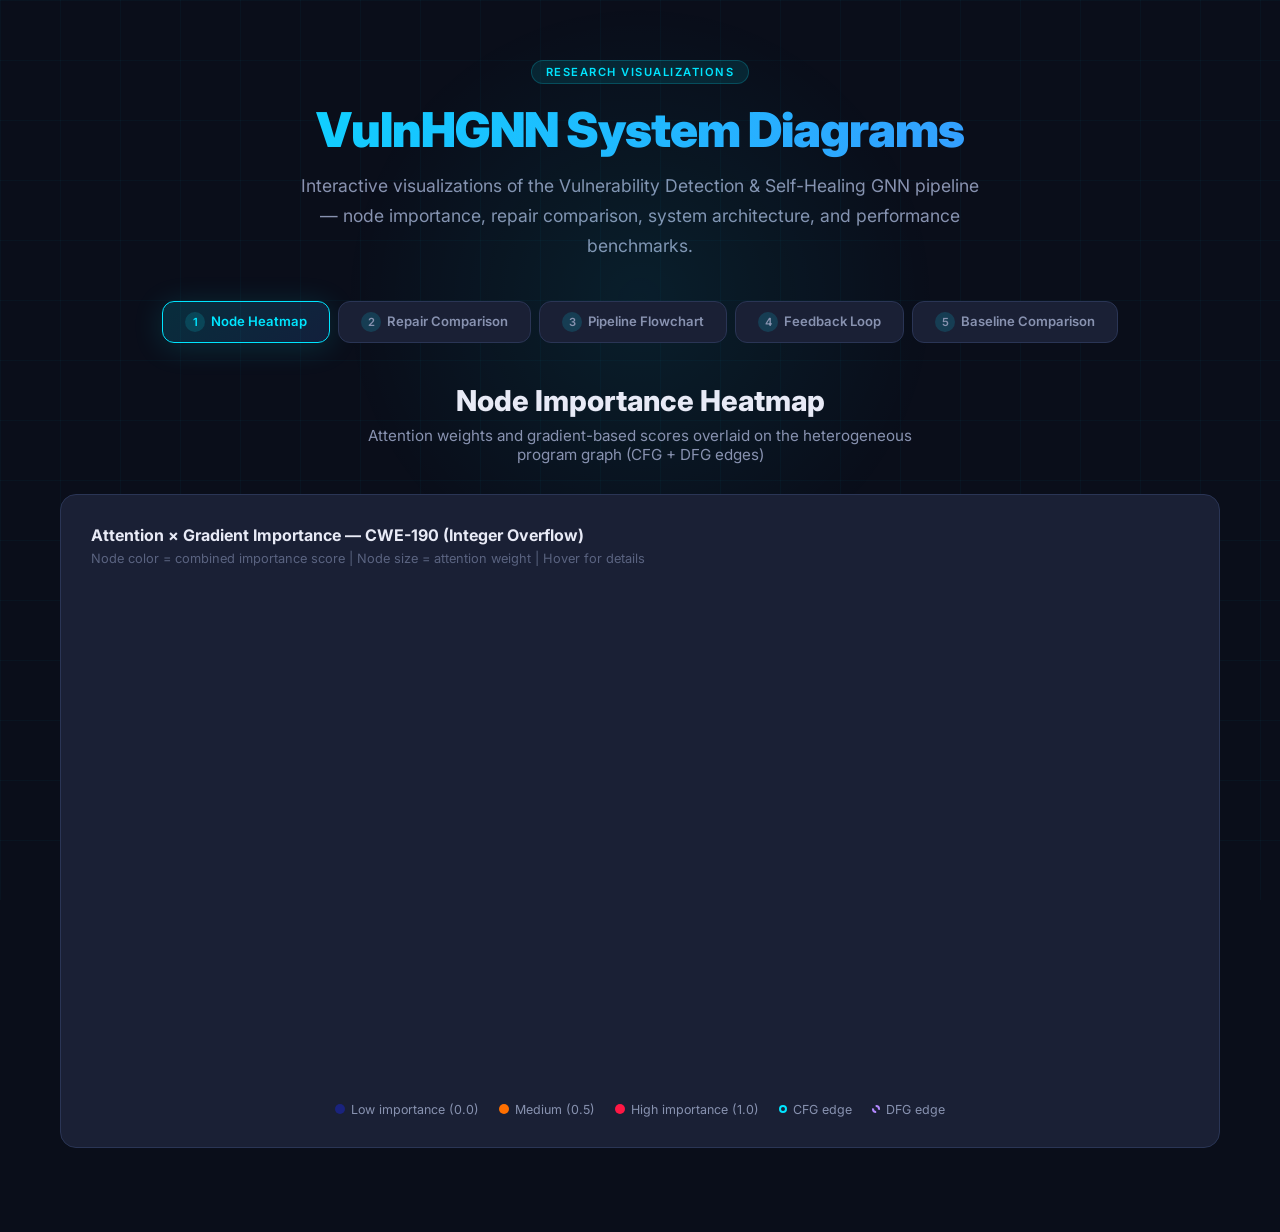
<file: docs/visualizations.html>
<!DOCTYPE html>
<html lang="en">
<head>
    <meta charset="UTF-8">
    <meta name="viewport" content="width=device-width, initial-scale=1.0">
    <title>VulnHGNN — System Visualizations</title>
    <script src="https://d3js.org/d3.v7.min.js"></script>
    <link href="https://fonts.googleapis.com/css2?family=Inter:wght@300;400;500;600;700;800;900&family=JetBrains+Mono:wght@400;500;600&display=swap" rel="stylesheet">
    <style>
        :root {
            --bg-primary: #0a0e1a;
            --bg-secondary: #111827;
            --bg-card: #1a2035;
            --bg-card-hover: #1f2a45;
            --border: #2a3555;
            --text-primary: #e8eaf6;
            --text-secondary: #8892b0;
            --text-muted: #5a6380;
            --accent-cyan: #00e5ff;
            --accent-blue: #448aff;
            --accent-purple: #b388ff;
            --accent-pink: #ff80ab;
            --accent-green: #69f0ae;
            --accent-orange: #ffab40;
            --accent-red: #ff5252;
            --accent-yellow: #ffd740;
            --glow-cyan: rgba(0, 229, 255, 0.15);
            --glow-blue: rgba(68, 138, 255, 0.15);
            --gradient-1: linear-gradient(135deg, #00e5ff, #448aff);
            --gradient-2: linear-gradient(135deg, #b388ff, #ff80ab);
            --gradient-3: linear-gradient(135deg, #69f0ae, #00e5ff);
        }

        * { margin: 0; padding: 0; box-sizing: border-box; }

        body {
            font-family: 'Inter', -apple-system, sans-serif;
            background: var(--bg-primary);
            color: var(--text-primary);
            min-height: 100vh;
            overflow-x: hidden;
        }

        /* Animated background grid */
        body::before {
            content: '';
            position: fixed;
            top: 0; left: 0; right: 0; bottom: 0;
            background-image:
                linear-gradient(rgba(0,229,255,0.03) 1px, transparent 1px),
                linear-gradient(90deg, rgba(0,229,255,0.03) 1px, transparent 1px);
            background-size: 60px 60px;
            z-index: 0;
            pointer-events: none;
        }

        .hero {
            position: relative;
            text-align: center;
            padding: 60px 20px 40px;
            z-index: 1;
        }

        .hero::after {
            content: '';
            position: absolute;
            top: 0; left: 50%;
            transform: translateX(-50%);
            width: 600px; height: 600px;
            background: radial-gradient(circle, rgba(0,229,255,0.08) 0%, transparent 70%);
            pointer-events: none;
        }

        .hero h1 {
            font-size: 3rem;
            font-weight: 900;
            letter-spacing: -1px;
            background: var(--gradient-1);
            -webkit-background-clip: text;
            -webkit-text-fill-color: transparent;
            margin-bottom: 12px;
        }

        .hero p {
            font-size: 1.1rem;
            color: var(--text-secondary);
            max-width: 700px;
            margin: 0 auto;
            line-height: 1.7;
        }

        .badge {
            display: inline-block;
            padding: 4px 14px;
            border-radius: 20px;
            font-size: 0.7rem;
            font-weight: 600;
            text-transform: uppercase;
            letter-spacing: 1.5px;
            margin-bottom: 16px;
            background: rgba(0,229,255,0.1);
            color: var(--accent-cyan);
            border: 1px solid rgba(0,229,255,0.2);
        }

        /* Navigation tabs */
        .nav-tabs {
            display: flex;
            justify-content: center;
            gap: 8px;
            padding: 0 20px 40px;
            flex-wrap: wrap;
            position: relative;
            z-index: 2;
        }

        .nav-tab {
            padding: 10px 22px;
            border-radius: 12px;
            font-size: 0.82rem;
            font-weight: 600;
            cursor: pointer;
            transition: all 0.3s ease;
            border: 1px solid var(--border);
            background: var(--bg-card);
            color: var(--text-secondary);
            position: relative;
            overflow: hidden;
        }

        .nav-tab:hover {
            border-color: var(--accent-cyan);
            color: var(--accent-cyan);
            transform: translateY(-2px);
            box-shadow: 0 4px 20px rgba(0,229,255,0.1);
        }

        .nav-tab.active {
            background: linear-gradient(135deg, rgba(0,229,255,0.15), rgba(68,138,255,0.15));
            border-color: var(--accent-cyan);
            color: var(--accent-cyan);
            box-shadow: 0 4px 30px rgba(0,229,255,0.15);
        }

        .nav-tab .tab-num {
            display: inline-block;
            width: 20px;
            height: 20px;
            line-height: 20px;
            text-align: center;
            border-radius: 50%;
            background: rgba(0,229,255,0.15);
            font-size: 0.7rem;
            margin-right: 6px;
        }

        /* Sections */
        .viz-section {
            display: none;
            max-width: 1200px;
            margin: 0 auto;
            padding: 0 20px 60px;
            position: relative;
            z-index: 1;
        }

        .viz-section.active { display: block; }

        .section-header {
            text-align: center;
            margin-bottom: 30px;
        }

        .section-header h2 {
            font-size: 1.8rem;
            font-weight: 800;
            margin-bottom: 8px;
            color: var(--text-primary);
        }

        .section-header p {
            color: var(--text-secondary);
            font-size: 0.95rem;
            max-width: 600px;
            margin: 0 auto;
        }

        /* Cards */
        .card {
            background: var(--bg-card);
            border: 1px solid var(--border);
            border-radius: 16px;
            padding: 30px;
            margin-bottom: 24px;
            transition: all 0.3s ease;
            position: relative;
            overflow: hidden;
        }

        .card::before {
            content: '';
            position: absolute;
            top: 0; left: 0; right: 0;
            height: 2px;
            background: var(--gradient-1);
            opacity: 0;
            transition: opacity 0.3s ease;
        }

        .card:hover::before { opacity: 1; }

        .card:hover {
            border-color: rgba(0,229,255,0.3);
            box-shadow: 0 8px 40px rgba(0,229,255,0.06);
        }

        .card-title {
            font-size: 1rem;
            font-weight: 700;
            margin-bottom: 6px;
            color: var(--text-primary);
        }

        .card-subtitle {
            font-size: 0.8rem;
            color: var(--text-muted);
            margin-bottom: 20px;
        }

        /* SVG styles */
        svg { width: 100%; }

        .graph-container {
            display: flex;
            justify-content: center;
            align-items: center;
            min-height: 500px;
        }

        /* Tooltip */
        .tooltip {
            position: absolute;
            padding: 10px 16px;
            background: rgba(26, 32, 53, 0.95);
            border: 1px solid var(--border);
            border-radius: 10px;
            font-size: 0.78rem;
            color: var(--text-primary);
            pointer-events: none;
            z-index: 100;
            backdrop-filter: blur(12px);
            box-shadow: 0 8px 32px rgba(0,0,0,0.3);
            transition: opacity 0.2s ease;
        }

        .tooltip .label { color: var(--text-muted); font-size: 0.7rem; }
        .tooltip .value { font-weight: 600; font-family: 'JetBrains Mono', monospace; }

        /* Legend */
        .legend {
            display: flex;
            gap: 20px;
            justify-content: center;
            margin-top: 16px;
            flex-wrap: wrap;
        }

        .legend-item {
            display: flex;
            align-items: center;
            gap: 6px;
            font-size: 0.78rem;
            color: var(--text-secondary);
        }

        .legend-dot {
            width: 10px;
            height: 10px;
            border-radius: 50%;
        }

        /* Comparison grid */
        .comparison-grid {
            display: grid;
            grid-template-columns: 1fr 1fr;
            gap: 24px;
        }

        @media (max-width: 768px) {
            .comparison-grid { grid-template-columns: 1fr; }
            .hero h1 { font-size: 2rem; }
            .nav-tabs { gap: 4px; }
            .nav-tab { padding: 8px 14px; font-size: 0.75rem; }
        }

        /* Pipeline flowchart */
        .pipeline-node {
            cursor: pointer;
            transition: filter 0.2s ease;
        }
        .pipeline-node:hover {
            filter: brightness(1.2);
        }

        /* Metric cards for comparison */
        .metric-cards {
            display: grid;
            grid-template-columns: repeat(auto-fit, minmax(200px, 1fr));
            gap: 16px;
            margin-bottom: 24px;
        }

        .metric-card {
            background: rgba(0,229,255,0.04);
            border: 1px solid rgba(0,229,255,0.12);
            border-radius: 12px;
            padding: 18px;
            text-align: center;
        }

        .metric-card .metric-value {
            font-size: 1.8rem;
            font-weight: 800;
            font-family: 'JetBrains Mono', monospace;
            background: var(--gradient-1);
            -webkit-background-clip: text;
            -webkit-text-fill-color: transparent;
        }

        .metric-card .metric-label {
            font-size: 0.72rem;
            color: var(--text-muted);
            text-transform: uppercase;
            letter-spacing: 1px;
            margin-top: 4px;
        }

        /* Feedback loop */
        .loop-stage {
            transition: all 0.3s ease;
        }

        .loop-stage:hover {
            filter: brightness(1.3) drop-shadow(0 0 8px rgba(0,229,255,0.3));
        }

        /* Animated pulse */
        @keyframes pulse {
            0%, 100% { opacity: 0.6; }
            50% { opacity: 1; }
        }

        .pulse { animation: pulse 2s infinite; }

        @keyframes dash {
            to { stroke-dashoffset: -20; }
        }

        .animated-dash {
            animation: dash 1s linear infinite;
        }

        /* Bar chart axis */
        .axis text {
            fill: var(--text-secondary);
            font-family: 'Inter', sans-serif;
            font-size: 11px;
        }

        .axis line, .axis path {
            stroke: var(--border);
        }

        .grid line {
            stroke: rgba(42,53,85,0.5);
            stroke-dasharray: 3,3;
        }

        .grid path { stroke: none; }

        /* Subgraph nodes */
        .node-label {
            font-family: 'JetBrains Mono', monospace;
            font-size: 10px;
            fill: var(--text-secondary);
        }
    </style>
</head>
<body>

<!-- Hero -->
<div class="hero">
    <div class="badge">Research Visualizations</div>
    <h1>VulnHGNN System Diagrams</h1>
    <p>Interactive visualizations of the Vulnerability Detection &amp; Self-Healing GNN pipeline — node importance, repair comparison, system architecture, and performance benchmarks.</p>
</div>

<!-- Navigation -->
<div class="nav-tabs">
    <div class="nav-tab active" onclick="showSection(0)"><span class="tab-num">1</span>Node Heatmap</div>
    <div class="nav-tab" onclick="showSection(1)"><span class="tab-num">2</span>Repair Comparison</div>
    <div class="nav-tab" onclick="showSection(2)"><span class="tab-num">3</span>Pipeline Flowchart</div>
    <div class="nav-tab" onclick="showSection(3)"><span class="tab-num">4</span>Feedback Loop</div>
    <div class="nav-tab" onclick="showSection(4)"><span class="tab-num">5</span>Baseline Comparison</div>
</div>

<!-- Tooltip -->
<div class="tooltip" id="tooltip" style="opacity:0;"></div>

<!-- ═══════════════════════════════════════════════════════════════════
     SECTION 1: Node Importance Heatmap
     ═══════════════════════════════════════════════════════════════════ -->
<div class="viz-section active" id="section-0">
    <div class="section-header">
        <h2>Node Importance Heatmap</h2>
        <p>Attention weights and gradient-based scores overlaid on the heterogeneous program graph (CFG + DFG edges)</p>
    </div>
    <div class="card">
        <div class="card-title">Attention × Gradient Importance — CWE-190 (Integer Overflow)</div>
        <div class="card-subtitle">Node color = combined importance score | Node size = attention weight | Hover for details</div>
        <div class="graph-container" id="heatmap-graph"></div>
        <div class="legend">
            <div class="legend-item"><div class="legend-dot" style="background:#1a237e"></div>Low importance (0.0)</div>
            <div class="legend-item"><div class="legend-dot" style="background:#ff6f00"></div>Medium (0.5)</div>
            <div class="legend-item"><div class="legend-dot" style="background:#ff1744"></div>High importance (1.0)</div>
            <div class="legend-item"><div class="legend-dot" style="background:transparent; border:2px solid #00e5ff; width:8px; height:8px;"></div>CFG edge</div>
            <div class="legend-item"><div class="legend-dot" style="background:transparent; border:2px dashed #b388ff; width:8px; height:8px;"></div>DFG edge</div>
        </div>
    </div>
</div>

<!-- ═══════════════════════════════════════════════════════════════════
     SECTION 2: Before vs After Repair
     ═══════════════════════════════════════════════════════════════════ -->
<div class="viz-section" id="section-1">
    <div class="section-header">
        <h2>Before vs After Repair</h2>
        <p>Subgraph extraction around vulnerable nodes, showing how IR-level patches remove vulnerability patterns</p>
    </div>
    <div class="comparison-grid">
        <div class="card">
            <div class="card-title" style="color:#ff5252;">⚠ Before Repair — Vulnerable Subgraph</div>
            <div class="card-subtitle">CWE-190 Integer Overflow detected in arithmetic operation</div>
            <div id="before-graph" style="min-height:420px;"></div>
        </div>
        <div class="card">
            <div class="card-title" style="color:#69f0ae;">✔ After Repair — Patched Subgraph</div>
            <div class="card-subtitle">Overflow check guard inserted before arithmetic operation</div>
            <div id="after-graph" style="min-height:420px;"></div>
        </div>
    </div>
</div>

<!-- ═══════════════════════════════════════════════════════════════════
     SECTION 3: Pipeline Flowchart
     ═══════════════════════════════════════════════════════════════════ -->
<div class="viz-section" id="section-2">
    <div class="section-header">
        <h2>Full System Pipeline</h2>
        <p>End-to-end VulnHGNN architecture from C/C++ source to validated, patched LLVM IR output</p>
    </div>
    <div class="card">
        <div class="card-title">VulnHGNN Pipeline Architecture (§11)</div>
        <div class="card-subtitle">Hover over each stage for details</div>
        <div id="pipeline-chart" style="min-height:700px;"></div>
    </div>
</div>

<!-- ═══════════════════════════════════════════════════════════════════
     SECTION 4: Feedback Loop
     ═══════════════════════════════════════════════════════════════════ -->
<div class="viz-section" id="section-3">
    <div class="section-header">
        <h2>Iterative Self-Healing Loop</h2>
        <p>Detect → Localize → Repair → Validate cycle with convergence tracking</p>
    </div>
    <div class="card">
        <div class="card-title">Self-Healing Feedback Loop</div>
        <div class="card-subtitle">The system iterates until all vulnerabilities are resolved (max 5 iterations)</div>
        <div id="feedback-loop" style="min-height:550px;"></div>
    </div>
    <div class="card">
        <div class="card-title">Convergence Over Iterations</div>
        <div class="card-subtitle">Vulnerability count and confidence score across healing iterations</div>
        <div id="convergence-chart" style="min-height:320px;"></div>
    </div>
</div>

<!-- ═══════════════════════════════════════════════════════════════════
     SECTION 5: Baseline Comparison
     ═══════════════════════════════════════════════════════════════════ -->
<div class="viz-section" id="section-4">
    <div class="section-header">
        <h2>VulnHGNN vs Baseline Methods</h2>
        <p>Performance comparison across accuracy, energy consumption, and carbon emissions</p>
    </div>
    <div class="metric-cards">
        <div class="metric-card">
            <div class="metric-value">94.2%</div>
            <div class="metric-label">Detection Accuracy</div>
        </div>
        <div class="metric-card">
            <div class="metric-value">91.8%</div>
            <div class="metric-label">F1 Score</div>
        </div>
        <div class="metric-card">
            <div class="metric-value">0.031</div>
            <div class="metric-label">kWh Energy</div>
        </div>
        <div class="metric-card">
            <div class="metric-value">12.4g</div>
            <div class="metric-label">CO₂ Emissions</div>
        </div>
    </div>
    <div class="card">
        <div class="card-title">Detection Accuracy &amp; F1 Score</div>
        <div class="card-subtitle">Grouped bar chart comparing detection performance across methods</div>
        <div id="accuracy-chart" style="min-height:380px;"></div>
    </div>
    <div class="comparison-grid">
        <div class="card">
            <div class="card-title">Energy Consumption (kWh)</div>
            <div class="card-subtitle">Per-analysis run energy cost</div>
            <div id="energy-chart" style="min-height:320px;"></div>
        </div>
        <div class="card">
            <div class="card-title">CO₂ Emissions (grams)</div>
            <div class="card-subtitle">Carbon footprint per analysis run</div>
            <div id="emissions-chart" style="min-height:320px;"></div>
        </div>
    </div>
</div>

<script>
// ═══════════════════════════════════════════════════════════════════
// GLOBAL HELPERS
// ═══════════════════════════════════════════════════════════════════
const tooltip = d3.select('#tooltip');

function showTooltip(evt, html) {
    tooltip.html(html)
        .style('opacity', 1)
        .style('left', (evt.pageX + 14) + 'px')
        .style('top', (evt.pageY - 14) + 'px');
}

function hideTooltip() {
    tooltip.style('opacity', 0);
}

function showSection(idx) {
    document.querySelectorAll('.viz-section').forEach((s, i) => {
        s.classList.toggle('active', i === idx);
    });
    document.querySelectorAll('.nav-tab').forEach((t, i) => {
        t.classList.toggle('active', i === idx);
    });
    // Lazy render
    if (idx === 0 && !window._heatmapRendered) { renderHeatmap(); window._heatmapRendered = true; }
    if (idx === 1 && !window._repairRendered) { renderRepairComparison(); window._repairRendered = true; }
    if (idx === 2 && !window._pipelineRendered) { renderPipeline(); window._pipelineRendered = true; }
    if (idx === 3 && !window._loopRendered) { renderFeedbackLoop(); renderConvergence(); window._loopRendered = true; }
    if (idx === 4 && !window._baselineRendered) { renderBaselineComparison(); window._baselineRendered = true; }
}

// Heatmap color scale (dark blue → orange → red)
const heatColor = d3.scaleSequential()
    .domain([0, 1])
    .interpolator(d3.interpolateRgbBasis(['#1a237e', '#1565c0', '#ff6f00', '#ff3d00', '#ff1744']));

// ═══════════════════════════════════════════════════════════════════
// 1. NODE IMPORTANCE HEATMAP
// ═══════════════════════════════════════════════════════════════════
function renderHeatmap() {
    const width = 900, height = 520;
    const svg = d3.select('#heatmap-graph').append('svg')
        .attr('viewBox', `0 0 ${width} ${height}`)
        .attr('preserveAspectRatio', 'xMidYMid meet');

    // Synthetic graph data — LLVM IR instructions as nodes
    const nodeLabels = [
        '%entry', '%1 = load i32*', '%2 = add nsw i32', '%3 = icmp sgt',
        'br i1 %3', '%4 = mul nsw i32', '%5 = store i32', '%6 = getelementptr',
        '%7 = load i32', '%ret = add i32', '%8 = sext i32', '%9 = call @malloc',
        '%10 = bitcast', '%11 = store i32*', '%12 = load i32', '%13 = sub nsw i32',
        '%14 = icmp eq', 'br i1 %14', '%15 = phi i32', 'ret i32 %ret'
    ];

    const nodes = nodeLabels.map((label, i) => ({
        id: i,
        label: label,
        attention: Math.random() * 0.5 + (i === 2 || i === 5 || i === 9 ? 0.5 : 0),
        gradient: Math.random() * 0.4 + ([2,5,9,10].includes(i) ? 0.55 : 0),
        type: i < 5 ? 'cfg' : i < 12 ? 'dfg' : 'cfg',
    }));

    // Combined importance
    nodes.forEach(n => {
        n.importance = Math.min(1, n.attention * 0.55 + n.gradient * 0.45);
    });

    // Edges — CFG and DFG
    const edges = [
        {s:0,t:1,type:'cfg'},{s:1,t:2,type:'cfg'},{s:2,t:3,type:'cfg'},
        {s:3,t:4,type:'cfg'},{s:4,t:5,type:'cfg'},{s:4,t:12,type:'cfg'},
        {s:5,t:6,type:'cfg'},{s:6,t:7,type:'cfg'},{s:7,t:8,type:'cfg'},
        {s:8,t:9,type:'cfg'},{s:9,t:19,type:'cfg'},{s:12,t:13,type:'cfg'},
        {s:13,t:14,type:'cfg'},{s:14,t:15,type:'cfg'},{s:15,t:16,type:'cfg'},
        {s:16,t:17,type:'cfg'},{s:17,t:18,type:'cfg'},{s:18,t:19,type:'cfg'},
        {s:1,t:5,type:'dfg'},{s:2,t:9,type:'dfg'},{s:7,t:10,type:'dfg'},
        {s:8,t:11,type:'dfg'},{s:5,t:10,type:'dfg'},{s:1,t:8,type:'dfg'},
        {s:12,t:15,type:'dfg'},{s:13,t:18,type:'dfg'},
    ];

    // Force simulation
    const sim = d3.forceSimulation(nodes)
        .force('link', d3.forceLink(edges.map(e => ({source: e.s, target: e.t}))).id(d => d.id).distance(70))
        .force('charge', d3.forceManyBody().strength(-200))
        .force('center', d3.forceCenter(width / 2, height / 2))
        .force('collision', d3.forceCollide().radius(28))
        .stop();

    for (let i = 0; i < 300; i++) sim.tick();

    // Glow filter
    const defs = svg.append('defs');
    const glow = defs.append('filter').attr('id', 'glow-heatmap');
    glow.append('feGaussianBlur').attr('stdDeviation', '4').attr('result', 'blur');
    glow.append('feMerge').selectAll('feMergeNode').data(['blur', 'SourceGraphic'])
        .join('feMergeNode').attr('in', d => d);

    // Draw edges
    svg.selectAll('.edge')
        .data(edges)
        .join('line')
        .attr('x1', d => nodes[d.s].x).attr('y1', d => nodes[d.s].y)
        .attr('x2', d => nodes[d.t].x).attr('y2', d => nodes[d.t].y)
        .attr('stroke', d => d.type === 'cfg' ? '#00e5ff' : '#b388ff')
        .attr('stroke-opacity', d => d.type === 'cfg' ? 0.35 : 0.25)
        .attr('stroke-width', d => d.type === 'cfg' ? 1.5 : 1)
        .attr('stroke-dasharray', d => d.type === 'dfg' ? '5,4' : 'none');

    // Draw nodes
    const nodeG = svg.selectAll('.node')
        .data(nodes)
        .join('g')
        .attr('transform', d => `translate(${d.x},${d.y})`);

    // Outer glow for high importance
    nodeG.filter(d => d.importance > 0.6)
        .append('circle')
        .attr('r', d => 10 + d.attention * 20)
        .attr('fill', d => heatColor(d.importance))
        .attr('opacity', 0.15)
        .attr('filter', 'url(#glow-heatmap)');

    nodeG.append('circle')
        .attr('r', d => 6 + d.attention * 14)
        .attr('fill', d => heatColor(d.importance))
        .attr('stroke', d => d.importance > 0.7 ? '#fff' : 'rgba(255,255,255,0.15)')
        .attr('stroke-width', d => d.importance > 0.7 ? 2 : 0.5)
        .attr('cursor', 'pointer')
        .on('mouseover', function(evt, d) {
            d3.select(this).attr('stroke', '#fff').attr('stroke-width', 2.5);
            showTooltip(evt, `
                <div style="margin-bottom:4px;font-weight:700;color:#00e5ff;">${d.label}</div>
                <div class="label">Attention Weight</div>
                <div class="value" style="color:#ffab40;">${d.attention.toFixed(4)}</div>
                <div class="label" style="margin-top:4px;">Gradient Score</div>
                <div class="value" style="color:#b388ff;">${d.gradient.toFixed(4)}</div>
                <div class="label" style="margin-top:4px;">Combined Importance</div>
                <div class="value" style="color:${d.importance > 0.7 ? '#ff1744' : '#69f0ae'};">${d.importance.toFixed(4)}</div>
            `);
        })
        .on('mousemove', (evt) => {
            tooltip.style('left', (evt.pageX + 14) + 'px').style('top', (evt.pageY - 14) + 'px');
        })
        .on('mouseout', function(evt, d) {
            d3.select(this).attr('stroke', d.importance > 0.7 ? '#fff' : 'rgba(255,255,255,0.15)')
                .attr('stroke-width', d.importance > 0.7 ? 2 : 0.5);
            hideTooltip();
        });

    // Labels for high-importance nodes
    nodeG.filter(d => d.importance > 0.5)
        .append('text')
        .attr('class', 'node-label')
        .attr('dy', d => -(10 + d.attention * 14) - 5)
        .attr('text-anchor', 'middle')
        .text(d => d.label)
        .attr('fill', d => d.importance > 0.7 ? '#ffd740' : '#8892b0')
        .attr('font-size', '9px');
}

// ═══════════════════════════════════════════════════════════════════
// 2. BEFORE vs AFTER REPAIR
// ═══════════════════════════════════════════════════════════════════
function renderRepairComparison() {
    renderSubgraph('#before-graph', 'before');
    renderSubgraph('#after-graph', 'after');
}

function renderSubgraph(container, mode) {
    const width = 500, height = 400;
    const svg = d3.select(container).append('svg')
        .attr('viewBox', `0 0 ${width} ${height}`)
        .attr('preserveAspectRatio', 'xMidYMid meet');

    const defs = svg.append('defs');
    const glow = defs.append('filter').attr('id', `glow-${mode}`);
    glow.append('feGaussianBlur').attr('stdDeviation', '3').attr('result', 'blur');
    glow.append('feMerge').selectAll('feMergeNode').data(['blur', 'SourceGraphic'])
        .join('feMergeNode').attr('in', d => d);

    // Arrow marker
    defs.append('marker')
        .attr('id', `arrow-${mode}`)
        .attr('viewBox', '0 -5 10 10')
        .attr('refX', 20).attr('refY', 0)
        .attr('markerWidth', 6).attr('markerHeight', 6)
        .attr('orient', 'auto')
        .append('path')
        .attr('d', 'M0,-5L10,0L0,5')
        .attr('fill', mode === 'before' ? 'rgba(255,82,82,0.5)' : 'rgba(105,240,174,0.5)');

    const beforeNodes = [
        { id: 0, label: '%1 = load i32* %ptr', status: 'safe', x: 250, y: 40 },
        { id: 1, label: '%2 = add nsw i32 %1, 100', status: 'vuln', x: 250, y: 110 },
        { id: 2, label: '%3 = mul nsw i32 %2, %1', status: 'vuln', x: 250, y: 180 },
        { id: 3, label: 'store i32 %3, i32* %out', status: 'vuln', x: 250, y: 250 },
        { id: 4, label: 'br label %next', status: 'safe', x: 250, y: 320 },
    ];

    const afterNodes = [
        { id: 0, label: '%1 = load i32* %ptr', status: 'safe', x: 250, y: 30 },
        { id: 1, label: '%2 = add nsw i32 %1, 100', status: 'patched', x: 250, y: 80 },
        { id: 5, label: '%g = icmp sgt i32 %2, 2147483547', status: 'guard', x: 250, y: 130 },
        { id: 6, label: 'br i1 %g, label %safe, %overflow', status: 'guard', x: 250, y: 180 },
        { id: 2, label: '%3 = mul nsw i32 %2, %1', status: 'patched', x: 250, y: 240 },
        { id: 3, label: 'store i32 %3, i32* %out', status: 'patched', x: 250, y: 300 },
        { id: 4, label: 'br label %next', status: 'safe', x: 250, y: 360 },
    ];

    const nodes = mode === 'before' ? beforeNodes : afterNodes;
    const edges = [];
    for (let i = 0; i < nodes.length - 1; i++) {
        edges.push({ source: i, target: i + 1 });
    }

    const statusColors = {
        safe: { fill: 'rgba(68,138,255,0.12)', stroke: '#448aff', text: '#90caf9' },
        vuln: { fill: 'rgba(255,82,82,0.15)', stroke: '#ff5252', text: '#ff8a80' },
        patched: { fill: 'rgba(105,240,174,0.12)', stroke: '#69f0ae', text: '#b9f6ca' },
        guard: { fill: 'rgba(255,215,64,0.12)', stroke: '#ffd740', text: '#fff9c4' },
    };

    // Draw edges
    svg.selectAll('.edge')
        .data(edges)
        .join('line')
        .attr('x1', d => nodes[d.source].x).attr('y1', d => nodes[d.source].y + 16)
        .attr('x2', d => nodes[d.target].x).attr('y2', d => nodes[d.target].y - 16)
        .attr('stroke', mode === 'before' ? 'rgba(255,82,82,0.3)' : 'rgba(105,240,174,0.3)')
        .attr('stroke-width', 1.5)
        .attr('marker-end', `url(#arrow-${mode})`);

    // Draw node rects
    const nodeG = svg.selectAll('.node')
        .data(nodes)
        .join('g')
        .attr('transform', d => `translate(${d.x}, ${d.y})`);

    nodeG.append('rect')
        .attr('x', -190).attr('y', -14)
        .attr('width', 380).attr('height', 28)
        .attr('rx', 6)
        .attr('fill', d => statusColors[d.status].fill)
        .attr('stroke', d => statusColors[d.status].stroke)
        .attr('stroke-width', d => d.status === 'vuln' || d.status === 'guard' ? 1.5 : 0.8)
        .attr('filter', d => d.status === 'vuln' || d.status === 'guard' ? `url(#glow-${mode})` : 'none');

    // Status indicator
    nodeG.append('circle')
        .attr('cx', -175).attr('cy', 0).attr('r', 4)
        .attr('fill', d => statusColors[d.status].stroke);

    nodeG.append('text')
        .attr('text-anchor', 'middle')
        .attr('dy', 4)
        .attr('fill', d => statusColors[d.status].text)
        .attr('font-family', "'JetBrains Mono', monospace")
        .attr('font-size', '10.5px')
        .text(d => d.label);

    // Vuln / Guard labels
    nodeG.filter(d => d.status === 'vuln')
        .append('text')
        .attr('x', 200).attr('dy', 4)
        .attr('fill', '#ff5252')
        .attr('font-size', '9px')
        .attr('font-weight', 600)
        .text('⚠ VULN');

    nodeG.filter(d => d.status === 'guard')
        .append('text')
        .attr('x', 200).attr('dy', 4)
        .attr('fill', '#ffd740')
        .attr('font-size', '9px')
        .attr('font-weight', 600)
        .text('🛡 GUARD');

    nodeG.filter(d => d.status === 'patched')
        .append('text')
        .attr('x', 200).attr('dy', 4)
        .attr('fill', '#69f0ae')
        .attr('font-size', '9px')
        .attr('font-weight', 600)
        .text('✔ SAFE');
}

// ═══════════════════════════════════════════════════════════════════
// 3. PIPELINE FLOWCHART
// ═══════════════════════════════════════════════════════════════════
function renderPipeline() {
    const width = 1050, height = 720;
    const svg = d3.select('#pipeline-chart').append('svg')
        .attr('viewBox', `0 0 ${width} ${height}`)
        .attr('preserveAspectRatio', 'xMidYMid meet');

    const defs = svg.append('defs');

    // Gradients for each stage category
    const gradients = [
        { id: 'grad-input', colors: ['#448aff', '#1565c0'] },
        { id: 'grad-ir', colors: ['#00e5ff', '#0097a7'] },
        { id: 'grad-graph', colors: ['#b388ff', '#7c4dff'] },
        { id: 'grad-model', colors: ['#ff80ab', '#f50057'] },
        { id: 'grad-localize', colors: ['#ffab40', '#ff6d00'] },
        { id: 'grad-repair', colors: ['#69f0ae', '#00c853'] },
        { id: 'grad-validate', colors: ['#ffd740', '#ffc107'] },
        { id: 'grad-output', colors: ['#00e5ff', '#448aff'] },
        { id: 'grad-carbon', colors: ['#a5d6a7', '#66bb6a'] },
    ];

    gradients.forEach(g => {
        const lg = defs.append('linearGradient').attr('id', g.id).attr('x1','0%').attr('y1','0%').attr('x2','100%').attr('y2','100%');
        lg.append('stop').attr('offset', '0%').attr('stop-color', g.colors[0]);
        lg.append('stop').attr('offset', '100%').attr('stop-color', g.colors[1]);
    });

    // Glow filter
    const glow = defs.append('filter').attr('id', 'glow-pipe');
    glow.append('feGaussianBlur').attr('stdDeviation', '3').attr('result', 'blur');
    glow.append('feMerge').selectAll('feMergeNode').data(['blur', 'SourceGraphic'])
        .join('feMergeNode').attr('in', d => d);

    // Arrow marker
    defs.append('marker')
        .attr('id', 'arrow-pipe')
        .attr('viewBox', '0 -5 10 10')
        .attr('refX', 10).attr('refY', 0)
        .attr('markerWidth', 7).attr('markerHeight', 7)
        .attr('orient', 'auto')
        .append('path')
        .attr('d', 'M0,-4L10,0L0,4')
        .attr('fill', 'rgba(0,229,255,0.6)');

    const stages = [
        { x: 120, y: 45, w: 180, h: 45, label: 'C/C++ Source Code', sub: 'Input file (.c / .cpp)', grad: 'grad-input', icon: '📄' },
        { x: 120, y: 130, w: 180, h: 45, label: 'Clang → LLVM IR', sub: 'Compile to .ll (IR)', grad: 'grad-ir', icon: '⚙️' },
        { x: 120, y: 215, w: 180, h: 45, label: 'IR Parser → JSON', sub: 'Structured representation', grad: 'grad-ir', icon: '🔍' },
        { x: 120, y: 300, w: 180, h: 45, label: 'Heterogeneous Graph', sub: 'CFG + DFG + Containment', grad: 'grad-graph', icon: '🕸️' },
        { x: 120, y: 385, w: 180, h: 45, label: 'VulnGAT Model', sub: 'GNN inference', grad: 'grad-model', icon: '🧠' },
        { x: 120, y: 470, w: 180, h: 45, label: 'CWE Prediction', sub: 'Multi-label classification', grad: 'grad-model', icon: '🎯' },

        // Right column — repair path
        { x: 530, y: 300, w: 180, h: 45, label: 'Node Scoring', sub: 'Attention + gradient', grad: 'grad-localize', icon: '🔥' },
        { x: 530, y: 385, w: 180, h: 45, label: 'Subgraph Extract', sub: 'Vulnerable region', grad: 'grad-localize', icon: '✂️' },
        { x: 530, y: 470, w: 180, h: 45, label: 'IR Repair Engine', sub: 'Rule-based patching', grad: 'grad-repair', icon: '🔧' },

        // Right column — validation
        { x: 800, y: 385, w: 180, h: 45, label: 'GNN Re-detection', sub: 'Validate patch', grad: 'grad-validate', icon: '🔁' },
        { x: 800, y: 470, w: 180, h: 45, label: 'Patched LLVM IR', sub: 'Clean output', grad: 'grad-output', icon: '✅' },

        // Bottom — carbon
        { x: 460, y: 600, w: 200, h: 45, label: 'Carbon Emission Log', sub: 'Energy & CO₂ tracking', grad: 'grad-carbon', icon: '🌱' },
    ];

    // Connections
    const connections = [
        { from: 0, to: 1 }, { from: 1, to: 2 }, { from: 2, to: 3 },
        { from: 3, to: 4 }, { from: 4, to: 5 },
        { from: 5, to: 6, type: 'branch' },
        { from: 6, to: 7 }, { from: 7, to: 8 },
        { from: 8, to: 9, type: 'branch' },
        { from: 9, to: 10 },
        { from: 10, to: 11, type: 'down' },
    ];

    // Draw connections
    connections.forEach(c => {
        const s = stages[c.from], t = stages[c.to];
        const sx = s.x + s.w / 2, sy = s.y + s.h;
        const tx = t.x + t.w / 2, ty = t.y;

        if (c.type === 'branch') {
            // Right-angle connector
            const midY = sy + (ty - sy) / 2;
            svg.append('path')
                .attr('d', `M${sx},${sy} L${sx},${midY} L${tx},${midY} L${tx},${ty}`)
                .attr('fill', 'none')
                .attr('stroke', 'rgba(0,229,255,0.35)')
                .attr('stroke-width', 2)
                .attr('marker-end', 'url(#arrow-pipe)');
        } else {
            svg.append('line')
                .attr('x1', sx).attr('y1', sy)
                .attr('x2', tx).attr('y2', ty)
                .attr('stroke', 'rgba(0,229,255,0.35)')
                .attr('stroke-width', 2)
                .attr('marker-end', 'url(#arrow-pipe)');
        }
    });

    // Feedback loop arrow (Validate → Graph)
    svg.append('path')
        .attr('d', `M${800 + 90},${385} L${800 + 90},${240} L${120 + 180 + 20},${300 + 22}`)
        .attr('fill', 'none')
        .attr('stroke', 'rgba(255,171,64,0.4)')
        .attr('stroke-width', 2)
        .attr('stroke-dasharray', '8,4')
        .attr('marker-end', 'url(#arrow-pipe)');

    svg.append('text')
        .attr('x', 830).attr('y', 280)
        .attr('fill', '#ffab40')
        .attr('font-size', '10px')
        .attr('font-weight', 600)
        .text('← re-detect if vulns remain');

    // Carbon dashed connection
    svg.append('path')
        .attr('d', `M${460 + 100},${600} L${460 + 100},${555} L${120 + 90},${515}`)
        .attr('fill', 'none')
        .attr('stroke', 'rgba(165,214,167,0.3)')
        .attr('stroke-width', 1.5)
        .attr('stroke-dasharray', '5,4');

    svg.append('path')
        .attr('d', `M${460 + 100},${555} L${800 + 90},${515}`)
        .attr('fill', 'none')
        .attr('stroke', 'rgba(165,214,167,0.3)')
        .attr('stroke-width', 1.5)
        .attr('stroke-dasharray', '5,4');

    svg.append('text')
        .attr('x', 560).attr('y', 570)
        .attr('fill', '#a5d6a7')
        .attr('font-size', '9px')
        .attr('text-anchor', 'middle')
        .text('tracks all phases');

    // Draw stage boxes
    stages.forEach((s, i) => {
        const g = svg.append('g')
            .attr('class', 'pipeline-node')
            .attr('transform', `translate(${s.x}, ${s.y})`);

        g.append('rect')
            .attr('width', s.w).attr('height', s.h)
            .attr('rx', 10)
            .attr('fill', `url(#${s.grad})`)
            .attr('opacity', 0.18)
            .attr('stroke', `url(#${s.grad})`)
            .attr('stroke-width', 1.2)
            .attr('filter', 'url(#glow-pipe)');

        g.append('rect')
            .attr('width', s.w).attr('height', s.h)
            .attr('rx', 10)
            .attr('fill', 'transparent')
            .attr('stroke', `url(#${s.grad})`)
            .attr('stroke-width', 1.2);

        // Icon
        g.append('text')
            .attr('x', 14).attr('y', s.h / 2 + 1)
            .attr('dominant-baseline', 'middle')
            .attr('font-size', '16px')
            .text(s.icon);

        // Label
        g.append('text')
            .attr('x', 36).attr('y', s.h / 2 - 5)
            .attr('fill', '#e8eaf6')
            .attr('font-size', '12px')
            .attr('font-weight', 700)
            .text(s.label);

        g.append('text')
            .attr('x', 36).attr('y', s.h / 2 + 10)
            .attr('fill', '#8892b0')
            .attr('font-size', '9px')
            .text(s.sub);

        // Tooltip
        g.on('mouseover', function(evt) {
            d3.select(this).select('rect').attr('opacity', 0.3);
            showTooltip(evt, `<div style="font-weight:700;color:#00e5ff;">${s.icon} ${s.label}</div><div class="label">${s.sub}</div>`);
        })
        .on('mousemove', evt => tooltip.style('left', (evt.pageX+14)+'px').style('top', (evt.pageY-14)+'px'))
        .on('mouseout', function() {
            d3.select(this).select('rect').attr('opacity', 0.18);
            hideTooltip();
        });
    });

    // Section labels
    const sections = [
        { x: 45, y: 25, label: 'DETECTION PIPELINE', color: '#448aff' },
        { x: 470, y: 280, label: 'LOCALIZATION & REPAIR', color: '#ffab40' },
        { x: 740, y: 365, label: 'VALIDATION', color: '#ffd740' },
    ];
    sections.forEach(s => {
        svg.append('text')
            .attr('x', s.x).attr('y', s.y)
            .attr('fill', s.color)
            .attr('font-size', '9px')
            .attr('font-weight', 700)
            .attr('letter-spacing', '1.5px')
            .attr('text-transform', 'uppercase')
            .text(s.label);
    });
}

// ═══════════════════════════════════════════════════════════════════
// 4. FEEDBACK LOOP
// ═══════════════════════════════════════════════════════════════════
function renderFeedbackLoop() {
    const width = 900, height = 520;
    const svg = d3.select('#feedback-loop').append('svg')
        .attr('viewBox', `0 0 ${width} ${height}`)
        .attr('preserveAspectRatio', 'xMidYMid meet');

    const defs = svg.append('defs');
    const glow = defs.append('filter').attr('id', 'glow-loop');
    glow.append('feGaussianBlur').attr('stdDeviation', '5').attr('result', 'blur');
    glow.append('feMerge').selectAll('feMergeNode').data(['blur', 'SourceGraphic'])
        .join('feMergeNode').attr('in', d => d);

    // Arrow marker
    defs.append('marker')
        .attr('id', 'arrow-loop')
        .attr('viewBox', '0 -6 12 12')
        .attr('refX', 12).attr('refY', 0)
        .attr('markerWidth', 8).attr('markerHeight', 8)
        .attr('orient', 'auto')
        .append('path')
        .attr('d', 'M0,-5L12,0L0,5')
        .attr('fill', '#00e5ff');

    const cx = 450, cy = 240, rx = 180, ry = 150;

    // The 4 main stages positioned in a circle
    const loopStages = [
        { angle: -90, label: 'DETECT', sub: 'GNN Inference', icon: '🔍', color: '#448aff', detail: 'Run VulnGAT model to identify CWE vulnerabilities in the LLVM IR graph representation' },
        { angle: 0, label: 'LOCALIZE', sub: 'Node Scoring', icon: '🎯', color: '#ffab40', detail: 'Compute attention + gradient importance scores to identify vulnerable IR instructions' },
        { angle: 90, label: 'REPAIR', sub: 'IR Patching', icon: '🔧', color: '#69f0ae', detail: 'Apply rule-based repairs: overflow guards, null checks, division-by-zero protection' },
        { angle: 180, label: 'VALIDATE', sub: 'Re-detection', icon: '✅', color: '#ffd740', detail: 'Re-run GNN to verify patch removed vulnerabilities without introducing new ones' },
    ];

    // Draw loop arc
    const arcPath = d3.arc()
        .innerRadius(0)
        .outerRadius(0);

    // Curved arrows between stages
    loopStages.forEach((stage, i) => {
        const next = loopStages[(i + 1) % 4];
        const a1 = (stage.angle + 20) * Math.PI / 180;
        const a2 = (next.angle - 20) * Math.PI / 180;

        const x1 = cx + rx * Math.cos(a1), y1 = cy + ry * Math.sin(a1);
        const x2 = cx + rx * Math.cos(a2), y2 = cy + ry * Math.sin(a2);
        const midAngle = (stage.angle + next.angle) / 2 + (i === 3 ? 180 : 0);
        const mR = (i === 3) ? 0.6 : 1.15;
        const mx = cx + rx * mR * Math.cos(midAngle * Math.PI / 180);
        const my = cy + ry * mR * Math.sin(midAngle * Math.PI / 180);

        svg.append('path')
            .attr('d', `M${x1},${y1} Q${mx},${my} ${x2},${y2}`)
            .attr('fill', 'none')
            .attr('stroke', stage.color)
            .attr('stroke-width', 2.5)
            .attr('stroke-opacity', 0.5)
            .attr('marker-end', 'url(#arrow-loop)')
            .attr('filter', 'url(#glow-loop)');
    });

    // Center label
    svg.append('text')
        .attr('x', cx).attr('y', cy - 14)
        .attr('text-anchor', 'middle')
        .attr('fill', '#8892b0')
        .attr('font-size', '10px')
        .attr('font-weight', 600)
        .attr('letter-spacing', '2px')
        .text('ITERATIVE');

    svg.append('text')
        .attr('x', cx).attr('y', cy + 4)
        .attr('text-anchor', 'middle')
        .attr('fill', '#00e5ff')
        .attr('font-size', '18px')
        .attr('font-weight', 800)
        .text('SELF-HEALING');

    svg.append('text')
        .attr('x', cx).attr('y', cy + 22)
        .attr('text-anchor', 'middle')
        .attr('fill', '#8892b0')
        .attr('font-size', '10px')
        .attr('font-weight', 600)
        .attr('letter-spacing', '2px')
        .text('LOOP');

    svg.append('text')
        .attr('x', cx).attr('y', cy + 44)
        .attr('text-anchor', 'middle')
        .attr('fill', '#5a6380')
        .attr('font-size', '9px')
        .text('max 5 iterations');

    // Draw stage nodes
    loopStages.forEach((stage, i) => {
        const a = stage.angle * Math.PI / 180;
        const x = cx + rx * Math.cos(a);
        const y = cy + ry * Math.sin(a);

        const g = svg.append('g')
            .attr('class', 'loop-stage')
            .attr('transform', `translate(${x}, ${y})`)
            .style('cursor', 'pointer');

        // Background circle
        g.append('circle')
            .attr('r', 46)
            .attr('fill', stage.color)
            .attr('opacity', 0.08)
            .attr('filter', 'url(#glow-loop)');

        g.append('circle')
            .attr('r', 42)
            .attr('fill', 'var(--bg-card)')
            .attr('stroke', stage.color)
            .attr('stroke-width', 2.5);

        // Icon
        g.append('text')
            .attr('text-anchor', 'middle')
            .attr('dy', -8)
            .attr('font-size', '20px')
            .text(stage.icon);

        // Label
        g.append('text')
            .attr('text-anchor', 'middle')
            .attr('dy', 12)
            .attr('fill', stage.color)
            .attr('font-size', '11px')
            .attr('font-weight', 800)
            .attr('letter-spacing', '1px')
            .text(stage.label);

        // Sublabel below circle
        g.append('text')
            .attr('text-anchor', 'middle')
            .attr('dy', 60)
            .attr('fill', '#8892b0')
            .attr('font-size', '10px')
            .text(stage.sub);

        // Tooltip
        g.on('mouseover', evt => showTooltip(evt, `
            <div style="font-weight:700;color:${stage.color};font-size:13px;">${stage.icon} ${stage.label}</div>
            <div style="color:#8892b0;font-size:11px;margin-top:4px;max-width:220px;">${stage.detail}</div>
        `))
        .on('mousemove', evt => tooltip.style('left', (evt.pageX+14)+'px').style('top', (evt.pageY-14)+'px'))
        .on('mouseout', hideTooltip);
    });

    // Exit conditions
    const exits = [
        { x: cx + 260, y: 70, text: '✔ All vulns fixed → EXIT', color: '#69f0ae' },
        { x: cx + 260, y: 100, text: '⚠ No valid repair → EXIT', color: '#ffab40' },
        { x: cx + 260, y: 130, text: '✘ Max iterations → EXIT', color: '#ff5252' },
    ];

    exits.forEach(e => {
        svg.append('text')
            .attr('x', e.x).attr('y', e.y)
            .attr('fill', e.color)
            .attr('font-size', '10px')
            .attr('font-weight', 600)
            .text(e.text);
    });

    // Exit condition label
    svg.append('text')
        .attr('x', cx + 260).attr('y', 50)
        .attr('fill', '#5a6380')
        .attr('font-size', '9px')
        .attr('font-weight', 700)
        .attr('letter-spacing', '1.5px')
        .text('EXIT CONDITIONS');
}

function renderConvergence() {
    const margin = { top: 30, right: 60, bottom: 40, left: 50 };
    const width = 800 - margin.left - margin.right;
    const height = 280 - margin.top - margin.bottom;

    const svg = d3.select('#convergence-chart').append('svg')
        .attr('viewBox', `0 0 ${width + margin.left + margin.right} ${height + margin.top + margin.bottom}`)
        .attr('preserveAspectRatio', 'xMidYMid meet')
        .append('g')
        .attr('transform', `translate(${margin.left},${margin.top})`);

    // Synthetic convergence data
    const data = [
        { iter: 0, vulns: 4, confidence: 0.92 },
        { iter: 1, vulns: 3, confidence: 0.87 },
        { iter: 2, vulns: 2, confidence: 0.78 },
        { iter: 3, vulns: 1, confidence: 0.62 },
        { iter: 4, vulns: 0, confidence: 0.0 },
    ];

    const x = d3.scaleLinear().domain([0, 4]).range([0, width]);
    const yVulns = d3.scaleLinear().domain([0, 5]).range([height, 0]);
    const yConf = d3.scaleLinear().domain([0, 1]).range([height, 0]);

    // Grid
    svg.append('g').attr('class', 'grid')
        .call(d3.axisLeft(yVulns).ticks(5).tickSize(-width).tickFormat(''));

    // Axes
    svg.append('g').attr('class', 'axis')
        .attr('transform', `translate(0,${height})`)
        .call(d3.axisBottom(x).ticks(5).tickFormat(d => `Iter ${d}`));

    svg.append('g').attr('class', 'axis')
        .call(d3.axisLeft(yVulns).ticks(5));

    svg.append('g').attr('class', 'axis')
        .attr('transform', `translate(${width},0)`)
        .call(d3.axisRight(yConf).ticks(5).tickFormat(d => `${(d*100).toFixed(0)}%`));

    // Vulnerability count line
    const vulnLine = d3.line().x(d => x(d.iter)).y(d => yVulns(d.vulns)).curve(d3.curveMonotoneX);
    svg.append('path')
        .datum(data)
        .attr('fill', 'none')
        .attr('stroke', '#ff5252')
        .attr('stroke-width', 2.5)
        .attr('d', vulnLine);

    svg.selectAll('.vuln-dot')
        .data(data)
        .join('circle')
        .attr('cx', d => x(d.iter)).attr('cy', d => yVulns(d.vulns))
        .attr('r', 5).attr('fill', '#ff5252').attr('stroke', '#0a0e1a').attr('stroke-width', 2);

    // Confidence line
    const confLine = d3.line().x(d => x(d.iter)).y(d => yConf(d.confidence)).curve(d3.curveMonotoneX);
    svg.append('path')
        .datum(data)
        .attr('fill', 'none')
        .attr('stroke', '#69f0ae')
        .attr('stroke-width', 2.5)
        .attr('stroke-dasharray', '6,3')
        .attr('d', confLine);

    svg.selectAll('.conf-dot')
        .data(data)
        .join('circle')
        .attr('cx', d => x(d.iter)).attr('cy', d => yConf(d.confidence))
        .attr('r', 5).attr('fill', '#69f0ae').attr('stroke', '#0a0e1a').attr('stroke-width', 2);

    // Area fill
    const vulnArea = d3.area().x(d => x(d.iter)).y0(height).y1(d => yVulns(d.vulns)).curve(d3.curveMonotoneX);
    svg.append('path').datum(data)
        .attr('fill', 'rgba(255,82,82,0.08)').attr('d', vulnArea);

    // Labels
    svg.append('text').attr('x', -10).attr('y', -12).attr('fill', '#ff5252').attr('font-size', '10px').attr('font-weight', 600).text('Vulnerability Count');
    svg.append('text').attr('x', width - 10).attr('y', -12).attr('fill', '#69f0ae').attr('font-size', '10px').attr('font-weight', 600).attr('text-anchor', 'end').text('Max Confidence');
}

// ═══════════════════════════════════════════════════════════════════
// 5. BASELINE COMPARISON
// ═══════════════════════════════════════════════════════════════════
function renderBaselineComparison() {
    renderAccuracyChart();
    renderEnergyChart();
    renderEmissionsChart();
}

function renderAccuracyChart() {
    const margin = { top: 40, right: 30, bottom: 60, left: 55 };
    const width = 850 - margin.left - margin.right;
    const height = 360 - margin.top - margin.bottom;

    const svg = d3.select('#accuracy-chart').append('svg')
        .attr('viewBox', `0 0 ${width + margin.left + margin.right} ${height + margin.top + margin.bottom}`)
        .attr('preserveAspectRatio', 'xMidYMid meet')
        .append('g')
        .attr('transform', `translate(${margin.left},${margin.top})`);

    const methods = ['VulnHGNN\n(Ours)', 'Devign\n(GNN)', 'SySeVR\n(LSTM)', 'Flawfinder\n(Static)', 'CodeBERT\n(Transformer)'];
    const metrics = [
        { name: 'Accuracy', color: '#00e5ff', values: [94.2, 82.1, 78.5, 65.3, 88.7] },
        { name: 'F1 Score', color: '#b388ff', values: [91.8, 79.4, 75.2, 58.6, 85.9] },
        { name: 'Recall', color: '#ff80ab', values: [93.1, 76.8, 80.1, 71.2, 84.3] },
    ];

    const x0 = d3.scaleBand().domain(methods).rangeRound([0, width]).paddingInner(0.25);
    const x1 = d3.scaleBand().domain(metrics.map(m => m.name)).rangeRound([0, x0.bandwidth()]).padding(0.08);
    const y = d3.scaleLinear().domain([0, 100]).range([height, 0]);

    // Grid
    svg.append('g').attr('class', 'grid')
        .call(d3.axisLeft(y).ticks(5).tickSize(-width).tickFormat(''));

    // Axes
    svg.append('g').attr('class', 'axis')
        .attr('transform', `translate(0,${height})`)
        .call(d3.axisBottom(x0))
        .selectAll('text')
        .attr('font-size', '10px')
        .each(function() {
            const el = d3.select(this);
            const parts = el.text().split('\n');
            if (parts.length > 1) {
                el.text('');
                parts.forEach((line, i) => {
                    el.append('tspan')
                        .attr('x', 0)
                        .attr('dy', i === 0 ? 0 : 14)
                        .text(line);
                });
            }
        });

    svg.append('g').attr('class', 'axis')
        .call(d3.axisLeft(y).ticks(5).tickFormat(d => d + '%'));

    // Bars
    methods.forEach((method, mi) => {
        const g = svg.append('g').attr('transform', `translate(${x0(method)},0)`);

        metrics.forEach((metric, ki) => {
            const val = metric.values[mi];
            const barX = x1(metric.name);
            const barY = y(val);
            const barH = height - barY;

            // Gradient fill
            g.append('rect')
                .attr('x', barX)
                .attr('y', height)
                .attr('width', x1.bandwidth())
                .attr('height', 0)
                .attr('rx', 3)
                .attr('fill', metric.color)
                .attr('opacity', mi === 0 ? 0.85 : 0.5)
                .on('mouseover', function(evt) {
                    d3.select(this).attr('opacity', 1);
                    showTooltip(evt, `
                        <div class="label">${method.replace('\n', ' ')}</div>
                        <div style="font-weight:700;color:${metric.color};font-size:14px;">${val}%</div>
                        <div class="label">${metric.name}</div>
                    `);
                })
                .on('mousemove', evt => tooltip.style('left', (evt.pageX+14)+'px').style('top', (evt.pageY-14)+'px'))
                .on('mouseout', function() {
                    d3.select(this).attr('opacity', mi === 0 ? 0.85 : 0.5);
                    hideTooltip();
                })
                .transition()
                .duration(800)
                .delay(mi * 100 + ki * 50)
                .attr('y', barY)
                .attr('height', barH);

            // Value label
            g.append('text')
                .attr('x', barX + x1.bandwidth() / 2)
                .attr('y', barY - 5)
                .attr('text-anchor', 'middle')
                .attr('fill', metric.color)
                .attr('font-size', '9px')
                .attr('font-weight', 600)
                .attr('font-family', "'JetBrains Mono', monospace")
                .attr('opacity', 0)
                .transition()
                .duration(400)
                .delay(mi * 100 + ki * 50 + 600)
                .attr('opacity', 1)
                .text(val + '%');
        });
    });

    // "OURS" badge
    svg.append('rect')
        .attr('x', x0(methods[0]) + x0.bandwidth() / 2 - 22)
        .attr('y', -28)
        .attr('width', 44).attr('height', 18)
        .attr('rx', 9)
        .attr('fill', 'rgba(0,229,255,0.15)')
        .attr('stroke', '#00e5ff')
        .attr('stroke-width', 1);

    svg.append('text')
        .attr('x', x0(methods[0]) + x0.bandwidth() / 2)
        .attr('y', -16)
        .attr('text-anchor', 'middle')
        .attr('fill', '#00e5ff')
        .attr('font-size', '8px')
        .attr('font-weight', 700)
        .text('OURS');

    // Legend
    const legend = svg.append('g').attr('transform', `translate(${width - 200}, -25)`);
    metrics.forEach((m, i) => {
        const lg = legend.append('g').attr('transform', `translate(${i * 75}, 0)`);
        lg.append('rect').attr('width', 10).attr('height', 10).attr('rx', 2).attr('fill', m.color).attr('opacity', 0.8);
        lg.append('text').attr('x', 14).attr('y', 9).attr('fill', '#8892b0').attr('font-size', '10px').text(m.name);
    });
}

function renderEnergyChart() {
    renderHorizontalBar('#energy-chart', [
        { method: 'VulnHGNN (Ours)', value: 0.031, color: '#00e5ff' },
        { method: 'CodeBERT', value: 0.089, color: '#b388ff' },
        { method: 'Devign', value: 0.045, color: '#ff80ab' },
        { method: 'SySeVR', value: 0.067, color: '#ffab40' },
        { method: 'Flawfinder', value: 0.012, color: '#69f0ae' },
    ], 'kWh', 0.1);
}

function renderEmissionsChart() {
    renderHorizontalBar('#emissions-chart', [
        { method: 'VulnHGNN (Ours)', value: 12.4, color: '#00e5ff' },
        { method: 'CodeBERT', value: 35.6, color: '#b388ff' },
        { method: 'Devign', value: 18.2, color: '#ff80ab' },
        { method: 'SySeVR', value: 26.8, color: '#ffab40' },
        { method: 'Flawfinder', value: 4.8, color: '#69f0ae' },
    ], 'g CO₂', 40);
}

function renderHorizontalBar(container, data, unit, maxVal) {
    const margin = { top: 20, right: 60, bottom: 30, left: 120 };
    const width = 450 - margin.left - margin.right;
    const height = 260 - margin.top - margin.bottom;

    const svg = d3.select(container).append('svg')
        .attr('viewBox', `0 0 ${width + margin.left + margin.right} ${height + margin.top + margin.bottom}`)
        .attr('preserveAspectRatio', 'xMidYMid meet')
        .append('g')
        .attr('transform', `translate(${margin.left},${margin.top})`);

    const y = d3.scaleBand().domain(data.map(d => d.method)).range([0, height]).padding(0.3);
    const x = d3.scaleLinear().domain([0, maxVal]).range([0, width]);

    // Grid
    svg.append('g').attr('class', 'grid')
        .call(d3.axisBottom(x).ticks(5).tickSize(height).tickFormat(''))
        .attr('transform', `translate(0,0)`);

    // Axes
    svg.append('g').attr('class', 'axis').call(d3.axisLeft(y))
        .selectAll('text').attr('font-size', '10px');

    svg.append('g').attr('class', 'axis')
        .attr('transform', `translate(0,${height})`)
        .call(d3.axisBottom(x).ticks(5).tickFormat(d => d + (unit === 'kWh' ? '' : '')));

    // Bars
    data.forEach((d, i) => {
        svg.append('rect')
            .attr('y', y(d.method))
            .attr('x', 0)
            .attr('height', y.bandwidth())
            .attr('width', 0)
            .attr('rx', 4)
            .attr('fill', d.color)
            .attr('opacity', d.method.includes('Ours') ? 0.85 : 0.45)
            .on('mouseover', function(evt) {
                d3.select(this).attr('opacity', 1);
                showTooltip(evt, `<div class="label">${d.method}</div><div class="value" style="color:${d.color};font-size:16px;">${d.value} ${unit}</div>`);
            })
            .on('mousemove', evt => tooltip.style('left', (evt.pageX+14)+'px').style('top', (evt.pageY-14)+'px'))
            .on('mouseout', function() {
                d3.select(this).attr('opacity', d.method.includes('Ours') ? 0.85 : 0.45);
                hideTooltip();
            })
            .transition()
            .duration(700)
            .delay(i * 100)
            .attr('width', x(d.value));

        // Value label
        svg.append('text')
            .attr('x', x(d.value) + 8)
            .attr('y', y(d.method) + y.bandwidth() / 2 + 4)
            .attr('fill', d.color)
            .attr('font-size', '10px')
            .attr('font-weight', 600)
            .attr('font-family', "'JetBrains Mono', monospace")
            .attr('opacity', 0)
            .transition().duration(400).delay(i * 100 + 500)
            .attr('opacity', 1)
            .text(`${d.value} ${unit}`);
    });

    // "OURS" badge for first bar
    if (data[0].method.includes('Ours')) {
        svg.append('rect')
            .attr('x', x(data[0].value) + 6)
            .attr('y', y(data[0].method) - 2)
            .attr('width', 0).attr('height', 0)
            .attr('rx', 6)
            .attr('fill', 'rgba(0,229,255,0.12)')
            .attr('stroke', '#00e5ff')
            .attr('stroke-width', 0.8);
    }
}


// ═══════════════════════════════════════════════════════════════════
// INIT: Render first section
// ═══════════════════════════════════════════════════════════════════
window._heatmapRendered = false;
window._repairRendered = false;
window._pipelineRendered = false;
window._loopRendered = false;
window._baselineRendered = false;

renderHeatmap();
window._heatmapRendered = true;
</script>

</body>
</html>
</file>
